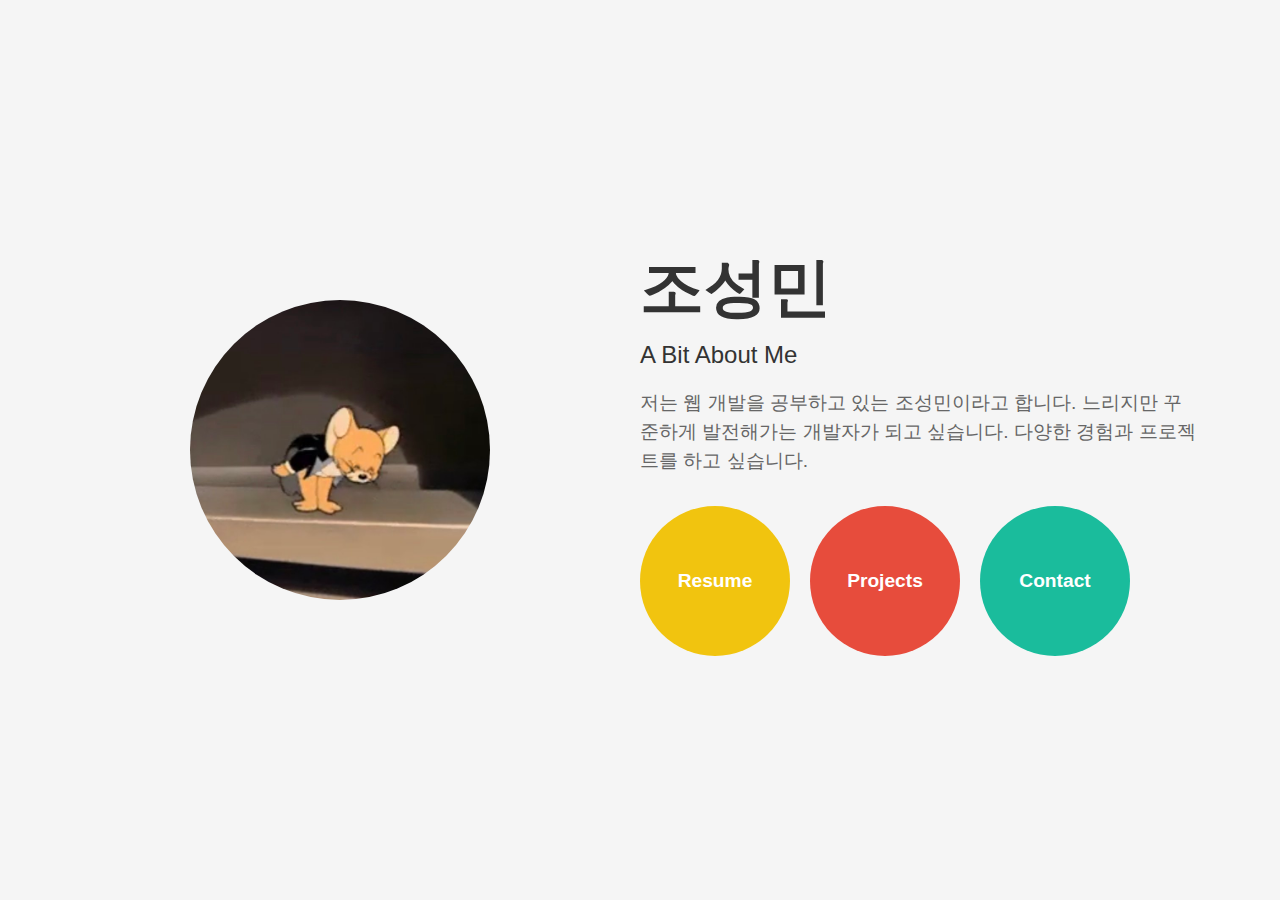
<file: index.html>
<!DOCTYPE html>
<html lang="ko">
  <head>
    <meta charset="UTF-8" />
    <meta name="viewport" content="width=device-width, initial-scale=1.0" />
    <title>조성민의 포트폴리오</title>
    <link rel="stylesheet" href="style.css" />
  </head>
  <body>
    <section class="intro">
      <div class="container">
        <div class="profile-pic">
          <img src="./img/jerry.jpeg" alt="Profile Picture" />
        </div>
        <div class="intro-text">
          <h1>조성민</h1>
          <h3>A Bit About Me</h3>
          <p>
            저는 웹 개발을 공부하고 있는 조성민이라고 합니다. 느리지만 꾸준하게
            발전해가는 개발자가 되고 싶습니다. 다양한 경험과 프로젝트를 하고
            싶습니다.
          </p>
          <div class="buttons">
            <a href="resume.html" class="button resume">Resume</a>
            <a href="project.html" class="button projects">Projects</a>
            <a href="contact.html" class="button contact">Contact</a>
          </div>
        </div>
      </div>
    </section>
  </body>
</html>
</file>
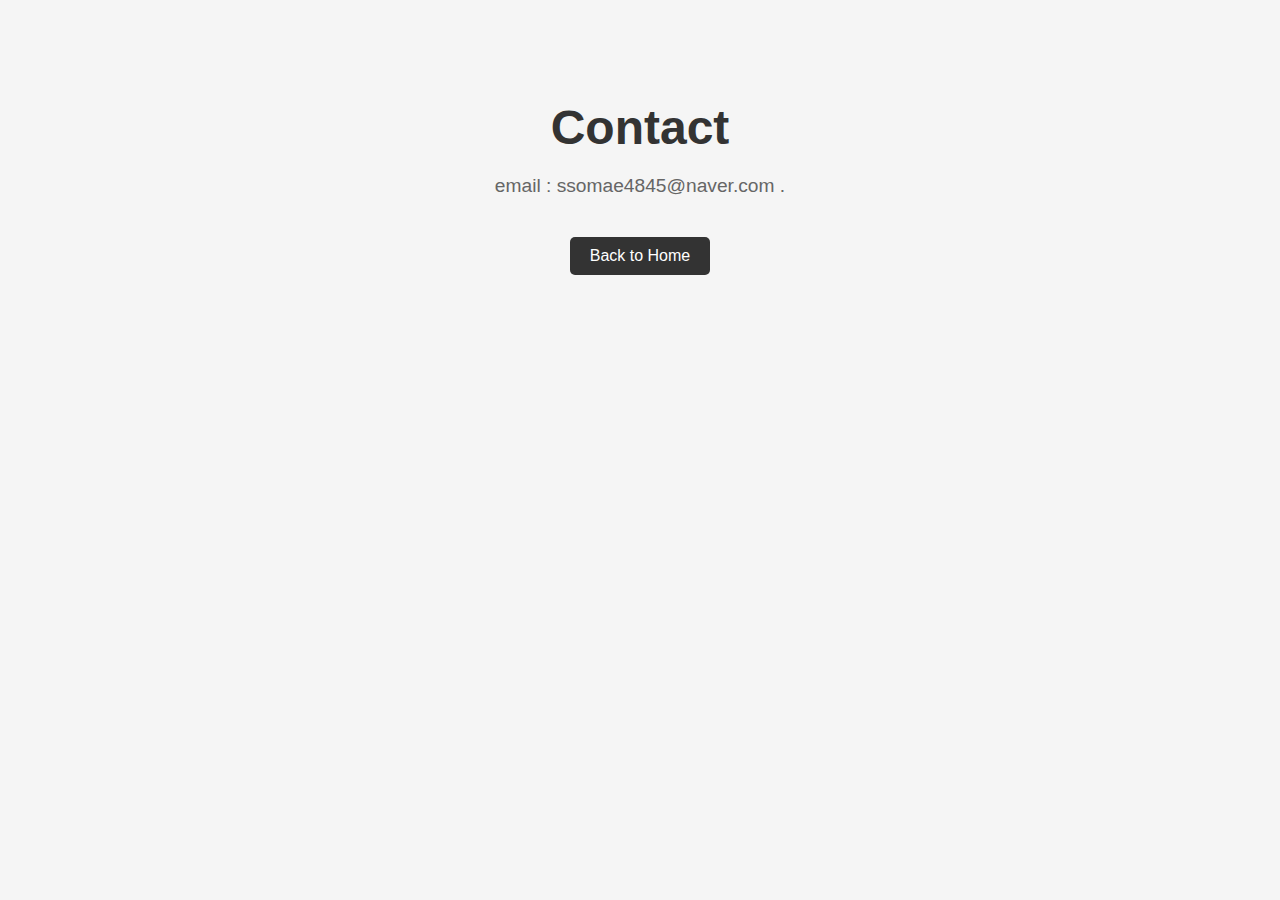
<file: contact.html>
<!DOCTYPE html>
<html lang="ko">
  <head>
    <meta charset="UTF-8" />
    <meta name="viewport" content="width=device-width, initial-scale=1.0" />
    <title>Contact</title>
    <link rel="stylesheet" href="style.css" />
  </head>
  <body>
    <section class="content">
      <h1>Contact</h1>
      <p>email : ssomae4845@naver.com .</p>
      <p> </p>
      <a href="main.html" class="back-button">Back to Home</a>
    </section>
  </body>
</html>
</file>
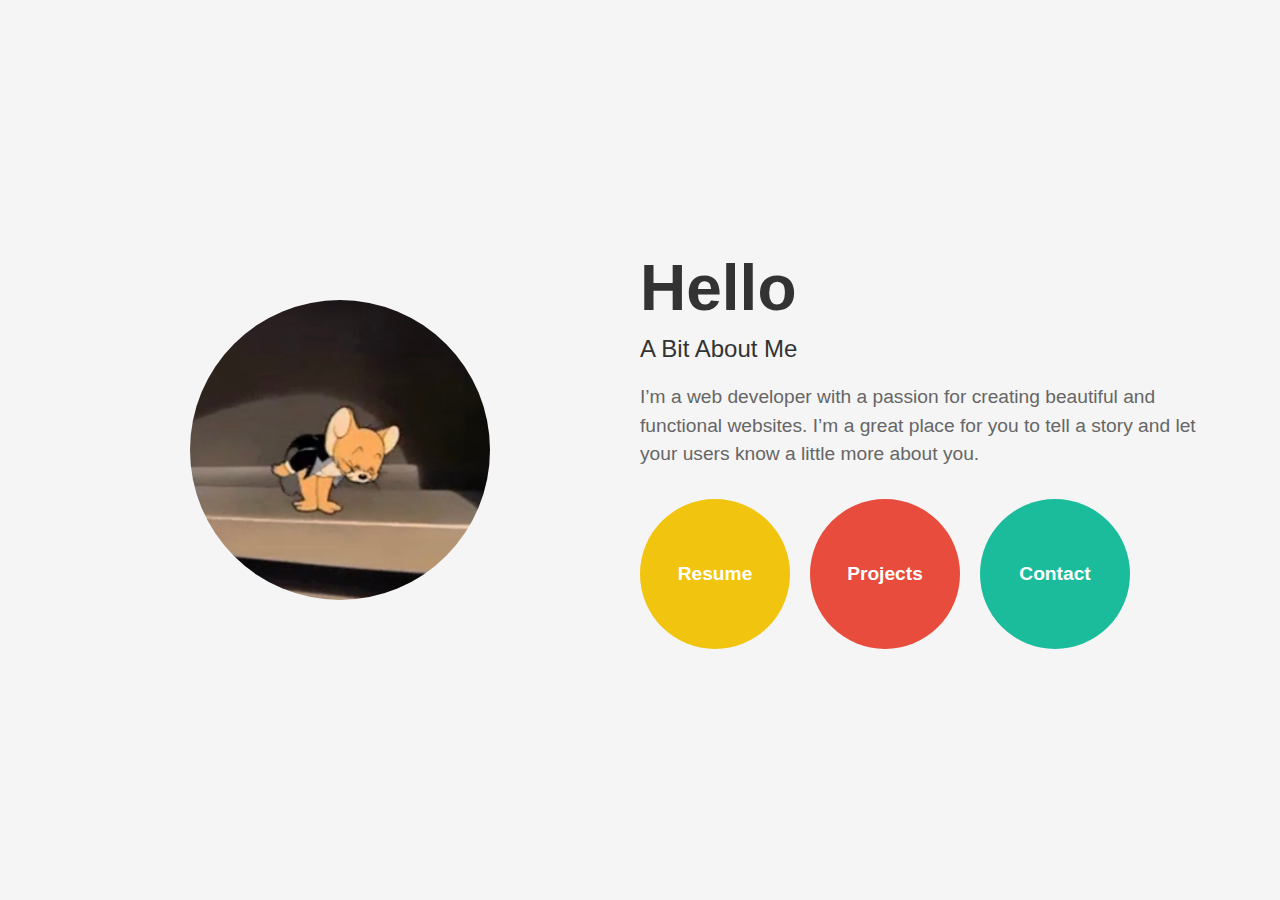
<file: main.html>
<!DOCTYPE html>
<html lang="ko">
  <head>
    <meta charset="UTF-8" />
    <meta name="viewport" content="width=device-width, initial-scale=1.0" />
    <title>포트폴리오</title>
    <link rel="stylesheet" href="/style.css" />
  </head>
  <body>
    <section class="intro">
      <div class="container">
        <div class="profile-pic">
          <img src="img/jerry.jpeg" alt="Profile Picture" />
        </div>
        <div class="intro-text">
          <h1>Hello</h1>
          <h3>A Bit About Me</h3>
          <p>
            I’m a web developer with a passion for creating beautiful and
            functional websites. I’m a great place for you to tell a story and
            let your users know a little more about you.
          </p>
          <div class="buttons">
            <a href="#resume" class="button resume">Resume</a>
            <a href="#projects" class="button projects">Projects</a>
            <a href="#contact" class="button contact">Contact</a>
          </div>
        </div>
      </div>
    </section>
  </body>
</html>
</file>
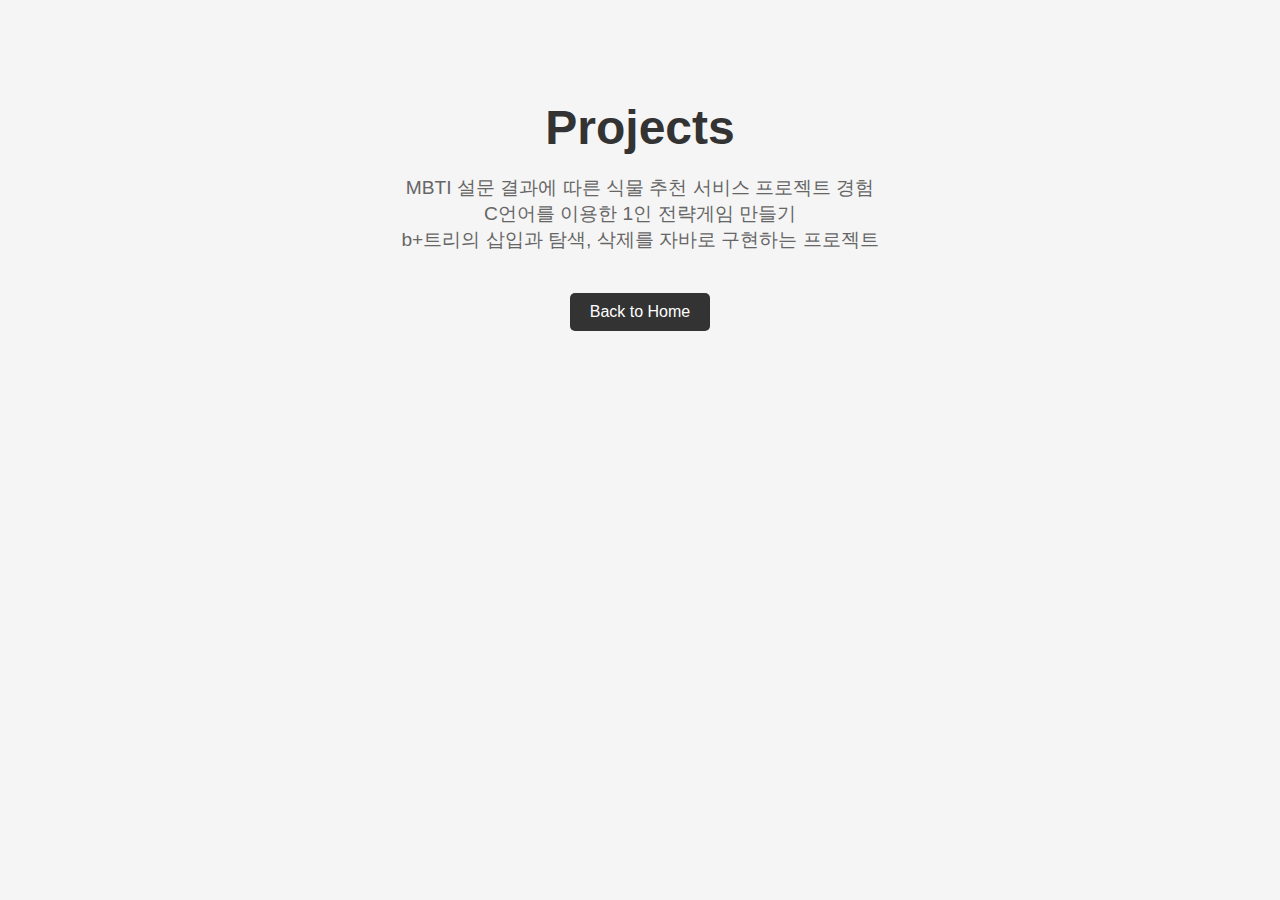
<file: project.html>
<!DOCTYPE html>
<html lang="ko">
  <head>
    <meta charset="UTF-8" />
    <meta name="viewport" content="width=device-width, initial-scale=1.0" />
    <title>Projects</title>
    <link rel="stylesheet" href="style.css" />
  </head>
  <body>
    <section class="content">
      <h1>Projects</h1>
      <p>MBTI 설문 결과에 따른 식물 추천 서비스 프로젝트 경험</p>
      <p>C언어를 이용한 1인 전략게임 만들기</p>
      <p>b+트리의 삽입과 탐색, 삭제를 자바로 구현하는 프로젝트</p>
      <p></p>
      <a href="index.html" class="back-button">Back to Home</a>
    </section>
  </body>
</html>
</file>
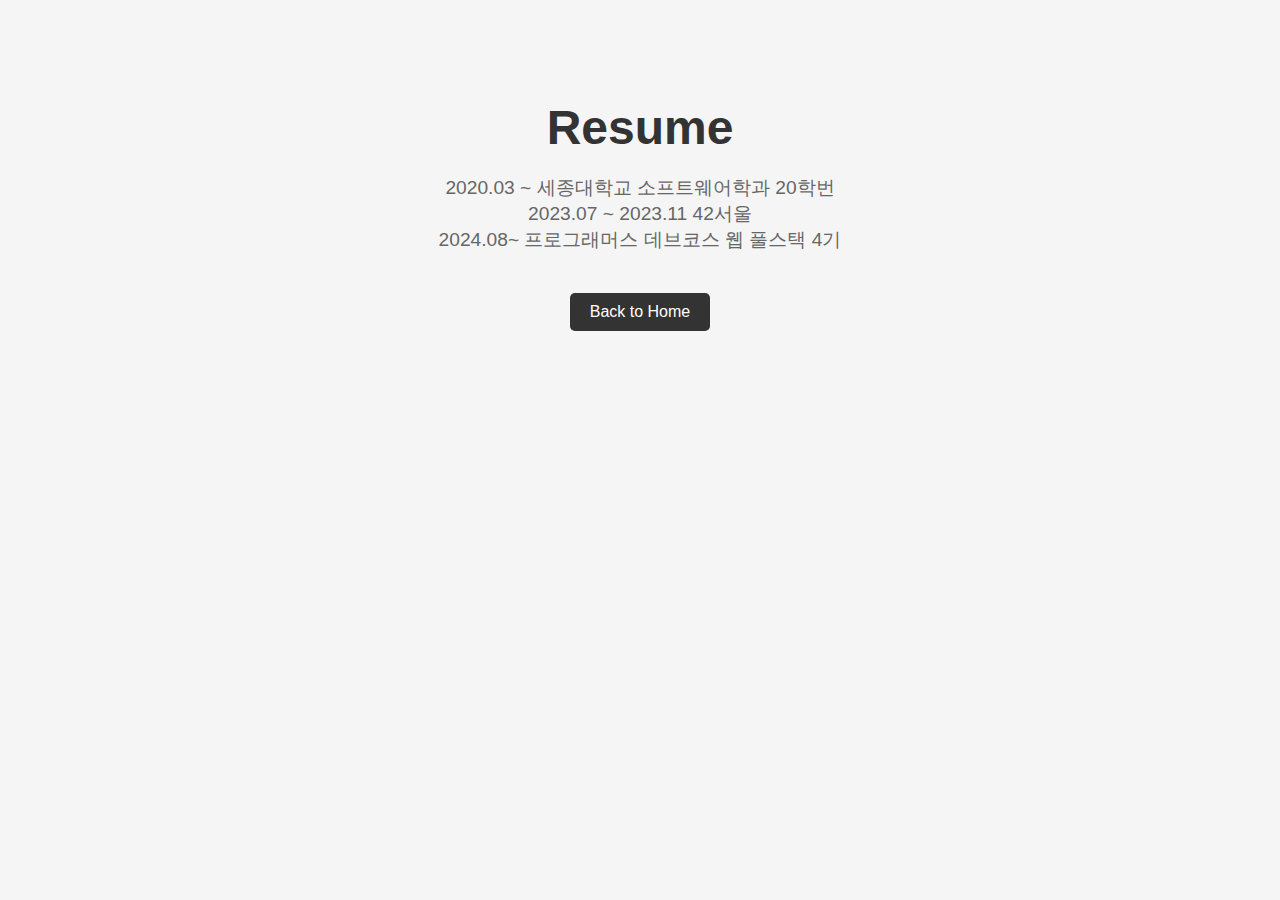
<file: resume.html>
<!DOCTYPE html>
<html lang="ko">
  <head>
    <meta charset="UTF-8" />
    <meta name="viewport" content="width=device-width, initial-scale=1.0" />
    <title>Resume</title>
    <link rel="stylesheet" href="style.css" />
  </head>
  <body>
    <section class="content">
      <h1>Resume</h1>
      <p>2020.03 ~ 세종대학교 소프트웨어학과 20학번</p>
      <p>2023.07 ~ 2023.11 42서울</p>
      <p>2024.08~ 프로그래머스 데브코스 웹 풀스택 4기</p>
      <a href="index.html" class="back-button">Back to Home</a>
    </section>
  </body>
</html>
</file>
<file: style.css>
/* 기본 스타일 초기화 */
* {
    margin: 0;
    padding: 0;
    box-sizing: border-box;
}

body {
    font-family: 'Arial', sans-serif;
    background-color: #f5f5f5;
    color: #333;
}

.intro {
    display: flex;
    justify-content: center;
    align-items: center;
    height: 100vh;
}

.container {
    display: flex;
    align-items: center;
    max-width: 1200px;
    margin: 0 auto;
    padding: 20px;
}

.profile-pic {
    flex: 1;
    display: flex;
    justify-content: center;
}

.profile-pic img {
    width: 300px;
    height: 300px;
    object-fit: cover;
    border-radius: 50%;
}

.intro-text {
    flex: 1;
    padding: 20px;
}

.intro-text h1 {
    font-size: 4em;
    margin-bottom: 10px;
}

.intro-text h3 {
    font-size: 1.5em;
    margin-bottom: 20px;
    font-weight: 400;
}

.intro-text p {
    font-size: 1.2em;
    color: #666;
    line-height: 1.5;
    margin-bottom: 30px;
}

.buttons {
    display: flex;
    gap: 20px;
}

.button {
    text-decoration: none;
    font-size: 1.2em;
    padding: 15px 30px;
    border-radius: 50%;
    color: white;
    display: inline-block;
    width: 150px;
    height: 150px;
    line-height: 120px;
    text-align: center;
    font-weight: bold;
}

.resume {
    background-color: #f1c40f;
}

.projects {
    background-color: #e74c3c;
}

.contact {
    background-color: #1abc9c;
}

.content {
    padding: 100px;
    text-align: center;
}

.content h1 {
    font-size: 3em;
    margin-bottom: 20px;
}

.content p {
    font-size: 1.2em;
    color: #666;
}

.back-button {
    margin-top: 40px;
    display: inline-block;
    padding: 10px 20px;
    background-color: #333;
    color: #fff;
    text-decoration: none;
    border-radius: 5px;
}

.back-button:hover {
    background-color: #555;
}
</file>
